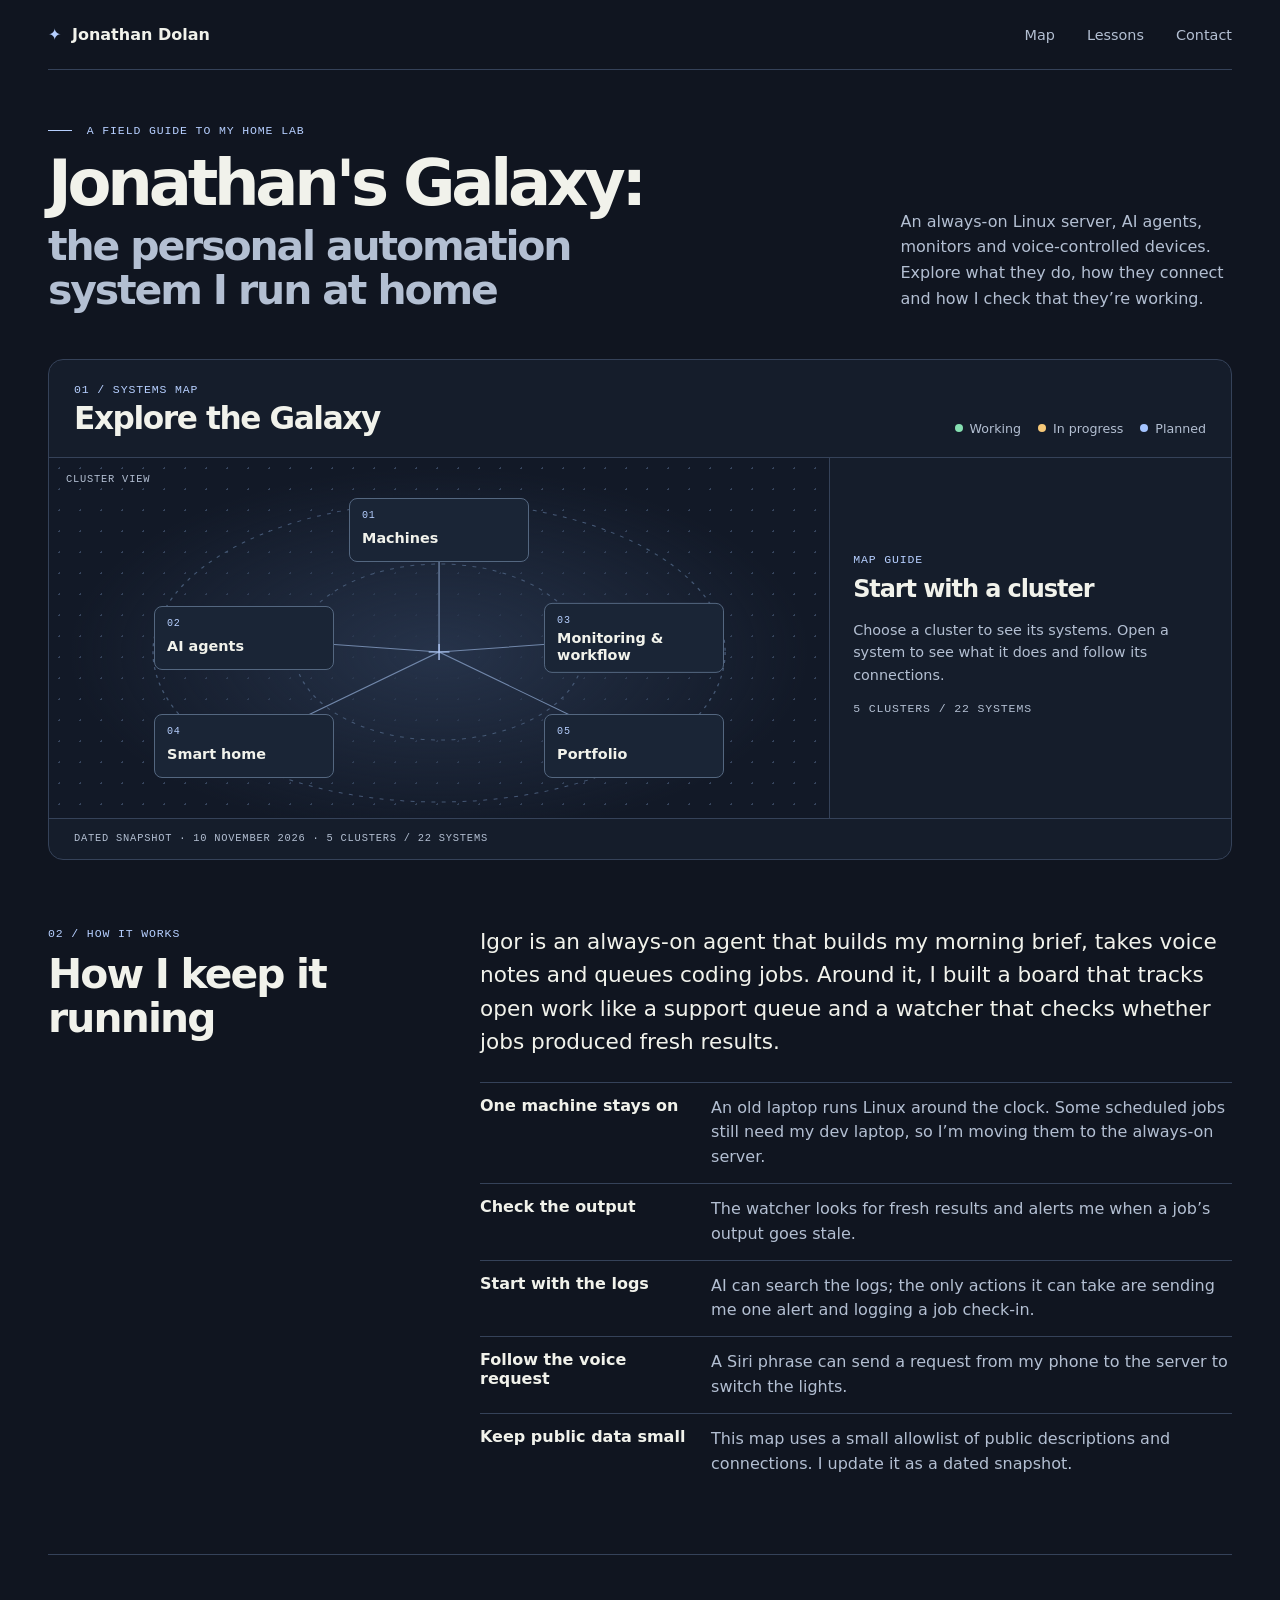
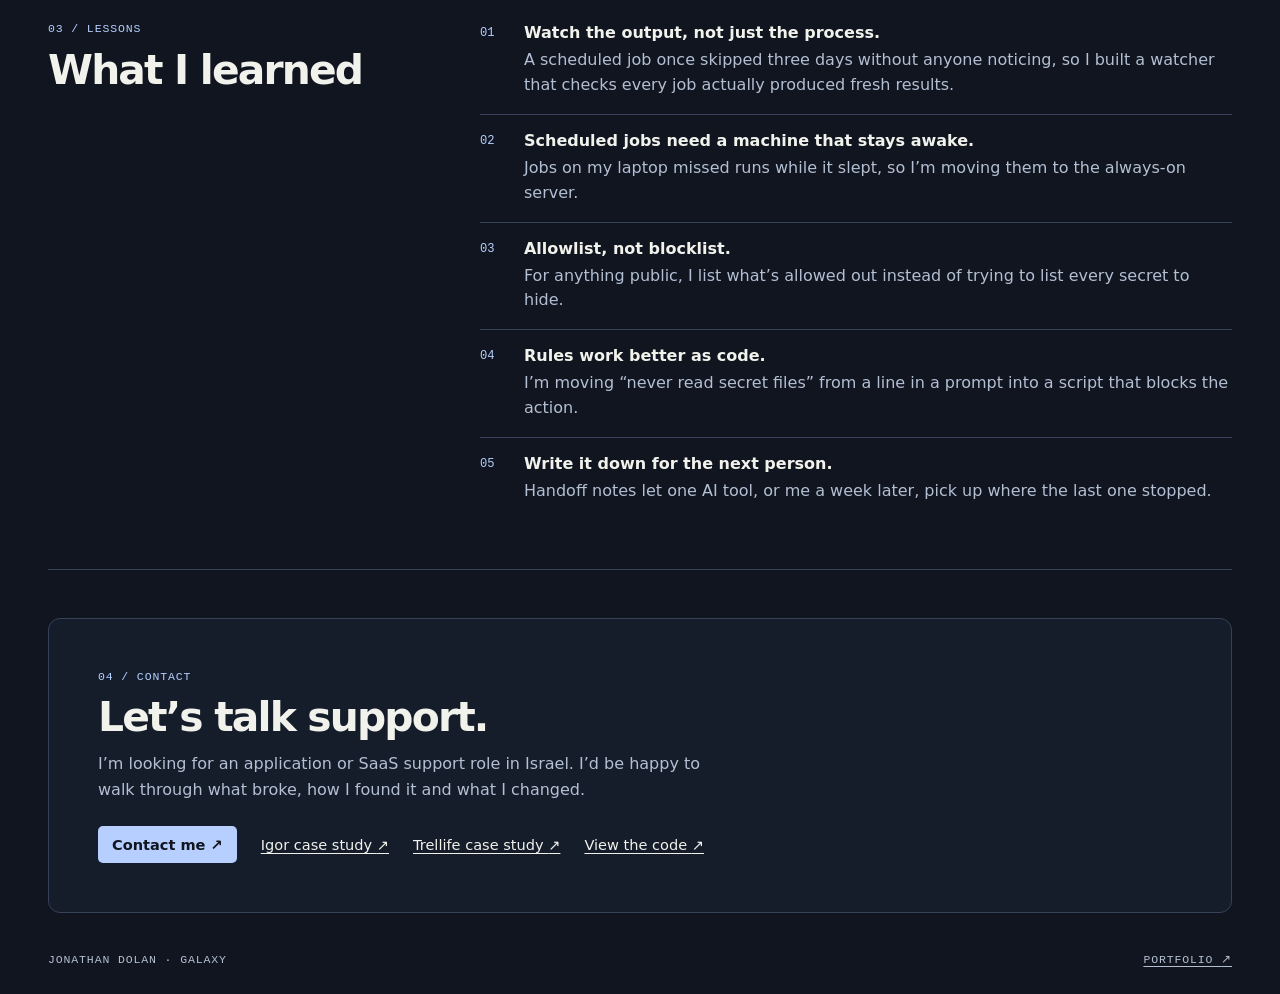
<file: index.html>
<!doctype html>
<html lang="en">
<head>
  <meta charset="utf-8">
  <meta name="viewport" content="width=device-width, initial-scale=1">
  <meta name="description" content="Explore Jonathan Dolan’s personal automation system, from the machines it runs on to the checks that keep it working.">
  <meta name="theme-color" content="#101520">
  <title>Jonathan's Galaxy: the personal automation system I run at home</title>
  <link rel="stylesheet" href="./style.css">
  <script type="application/json" id="galaxy-data">{"title":"Jonathan's Galaxy","asOf":"2026-11-10","statuses":{"live":"Working","building":"In progress","idea":"Planned"},"clusters":[{"id":"infra","name":"Machines","blurb":"The server, laptop, phone and cloud sessions that the system runs on."},{"id":"agents","name":"AI agents","blurb":"Assistants that plan work, capture ideas and consult other models."},{"id":"ops","name":"Monitoring & workflow","blurb":"The board, monitors and shared notes that help me keep work on track."},{"id":"home","name":"Smart home","blurb":"Lights by voice, plus AC and plant watering projects in progress."},{"id":"showcase","name":"Portfolio","blurb":"This map, my portfolio and a team project I run my own copy of."}],"systems":[{"id":"server","name":"Always-on server","cluster":"infra","status":"live","blurb":"An old laptop running Linux around the clock. It hosts agents and home relays, and has a nightly backup.","links":["igor","reels-bot","bot-logs","lights","failure-watcher","usage-tracker","laptop","phone","watering","ac-voice"]},{"id":"laptop","name":"Dev laptop","cluster":"infra","status":"live","blurb":"My daily machine, where I build with Claude Code and Codex and run helper agents.","links":["server","helper-agents","second-opinions","shared-context","guardrails","usage-tracker"]},{"id":"phone","name":"Phone + Siri","cluster":"infra","status":"live","blurb":"Siri Shortcuts on my phone send simple web requests to the server so I can switch lights or start a task.","links":["server","lights","reels-bot","igor"]},{"id":"ai-cloud","name":"AI in the cloud","cluster":"infra","status":"live","blurb":"Claude and Codex sessions run scheduled jobs. AI can search the logs; the only actions it can take are sending me one alert and logging a job check-in.","links":["bot-logs","task-board","daily-triage","health-check","shared-context"]},{"id":"igor","name":"Igor (orchestrator agent)","cluster":"agents","status":"live","blurb":"Igor is an always-on agent that builds my morning brief, takes voice notes and queues coding jobs. I use it through Telegram.","links":["server","phone","reels-bot","task-board","failure-watcher","health-check","bot-logs"]},{"id":"reels-bot","name":"Link-to-idea bot","cluster":"agents","status":"live","blurb":"Share a short video from my phone and get back a transcript and an idea note matched to my projects.","links":["igor","phone","server"]},{"id":"helper-agents","name":"Helper agents","cluster":"agents","status":"live","blurb":"Four smaller AI helpers cover research, verification, code and handoff notes.","links":["laptop","second-opinions","usage-tracker"]},{"id":"second-opinions","name":"Second opinions","cluster":"agents","status":"live","blurb":"I use a step that asks other AI models for a second opinion before big changes.","links":["laptop","helper-agents"]},{"id":"bot-logs","name":"Bot logs connector","cluster":"agents","status":"live","blurb":"AI can search the logs; the only actions it can take are sending me one alert and logging a job check-in.","links":["server","ai-cloud","igor","task-board"]},{"id":"task-board","name":"Open Threads board","cluster":"ops","status":"live","blurb":"One board for open tasks, like a support queue. Each item has a status, a priority and a next step.","links":["daily-triage","igor","bot-logs","galaxy-map","ai-cloud"]},{"id":"daily-triage","name":"Morning sweep + nightly plan","cluster":"ops","status":"live","blurb":"Scheduled runs collect loose ends each morning and plan the night’s unattended work each evening.","links":["task-board","ai-cloud"]},{"id":"failure-watcher","name":"Failure watcher","cluster":"ops","status":"live","blurb":"A small script checks that jobs produce fresh results and alerts me when an output goes stale.","links":["server","igor","usage-tracker"]},{"id":"health-check","name":"Monthly health check","cluster":"ops","status":"live","blurb":"A scheduled monthly run finds stale or broken parts, fixes what is safe to fix and lists the rest for me to decide.","links":["ai-cloud","igor"]},{"id":"usage-tracker","name":"Usage tracker","cluster":"ops","status":"live","blurb":"Collects how much AI capacity each tool uses so I can plan work around the limits.","links":["laptop","server","helper-agents","failure-watcher"]},{"id":"shared-context","name":"Shared context","cluster":"ops","status":"live","blurb":"A shared set of rules and handoff notes so Claude and Codex can pick up each other’s work.","links":["laptop","ai-cloud","guardrails"]},{"id":"guardrails","name":"Guardrail hooks","cluster":"ops","status":"building","blurb":"I’m moving rules such as “never read secret files” out of prompts and into scripts that block the action.","links":["laptop","shared-context"]},{"id":"lights","name":"Lights by voice","cluster":"home","status":"live","blurb":"I say a phrase to Siri and the server switches bulbs and lamps through a small relay service.","links":["phone","server","ac-voice"]},{"id":"watering","name":"Plant watering","cluster":"home","status":"building","blurb":"Wireless soil sensors report moisture to the server; pumps and automatic watering to follow.","links":["server"]},{"id":"ac-voice","name":"AC by voice","cluster":"home","status":"building","blurb":"I’ve tested the manual shortcut that sends a command through an infrared blaster. The spoken Siri path still needs verification.","links":["lights","server"]},{"id":"galaxy-map","name":"This map","cluster":"showcase","status":"live","blurb":"An interactive map built from a small public data file. It shows a dated snapshot of the system.","links":["task-board","portfolio-site"]},{"id":"portfolio-site","name":"Portfolio site","cluster":"showcase","status":"live","blurb":"My portfolio, with case studies of Igor and a team web app.","links":["galaxy-map","trellife"]},{"id":"trellife","name":"Trellife (team project)","cluster":"showcase","status":"live","blurb":"A Trello-style full-stack app built by a three-person bootcamp team. I deployed and run my own copy.","links":["portfolio-site"]}]}</script>
  <script defer src="./map.js"></script>
</head>
<body>
  <a class="skip" href="#main">Skip to content</a>
  <header class="site-bar frame">
    <a class="wordmark" href="#main"><span aria-hidden="true">✦</span> Jonathan Dolan</a>
    <nav aria-label="Page">
      <a href="#map">Map</a>
      <a href="#lessons">Lessons</a>
      <a href="#contact">Contact</a>
    </nav>
  </header>
  <main class="frame" id="main">
    <header class="hero">
      <div>
        <p class="kicker"><span class="rule"></span> A field guide to my home lab</p>
        <h1>Jonathan's Galaxy:<br><span>the personal automation system I run at home</span></h1>
      </div>
      <p class="intro">An always-on Linux server, AI agents, monitors and voice-controlled devices. Explore what they do, how they connect and how I check that they’re working.</p>
    </header>

    <section class="map-section" id="map" aria-labelledby="map-heading">
      <div class="map-toolbar">
        <div>
          <p class="kicker">01 / Systems map</p>
          <h2 id="map-heading">Explore the Galaxy</h2>
        </div>
        <ul class="legend" aria-label="System statuses"><li><span class="status live"><span class="dot" aria-hidden="true"></span>Working</span></li><li><span class="status building"><span class="dot" aria-hidden="true"></span>In progress</span></li><li><span class="status idea"><span class="dot" aria-hidden="true"></span>Planned</span></li></ul>
      </div>
      <div class="map-layout" id="interactive-map" hidden>
        <div class="stage" id="stage" role="group" aria-label="Choose one of the five system clusters">
          <span class="stage-label">Cluster view</span>
          <svg class="orbit" viewBox="0 0 600 360" preserveAspectRatio="none" aria-hidden="true">
            <ellipse cx="300" cy="194" rx="111" ry="88"/>
            <ellipse cx="300" cy="194" rx="220" ry="150"/>
            <path class="routes" d="M300 194V72 M300 194L150 180 M300 194L450 180 M300 194L150 288 M300 194L450 288"/>
            <path class="cross" d="M300 186v16 M292 194h16"/>
          </svg>
        </div>
        <div class="inspector" id="inspector" aria-label="Map details"></div>
      </div>
      <div class="static-map" id="static-map">
        <p class="muted">System directory</p>
        <details><summary>Machines</summary><ul><li><strong>Always-on server</strong> · <span class="status live"><span class="dot" aria-hidden="true"></span>Working</span><p>An old laptop running Linux around the clock. It hosts agents and home relays, and has a nightly backup.</p></li><li><strong>Dev laptop</strong> · <span class="status live"><span class="dot" aria-hidden="true"></span>Working</span><p>My daily machine, where I build with Claude Code and Codex and run helper agents.</p></li><li><strong>Phone + Siri</strong> · <span class="status live"><span class="dot" aria-hidden="true"></span>Working</span><p>Siri Shortcuts on my phone send simple web requests to the server so I can switch lights or start a task.</p></li><li><strong>AI in the cloud</strong> · <span class="status live"><span class="dot" aria-hidden="true"></span>Working</span><p>Claude and Codex sessions run scheduled jobs. AI can search the logs; the only actions it can take are sending me one alert and logging a job check-in.</p></li></ul></details>
<details><summary>AI agents</summary><ul><li><strong>Igor (orchestrator agent)</strong> · <span class="status live"><span class="dot" aria-hidden="true"></span>Working</span><p>Igor is an always-on agent that builds my morning brief, takes voice notes and queues coding jobs. I use it through Telegram.</p></li><li><strong>Link-to-idea bot</strong> · <span class="status live"><span class="dot" aria-hidden="true"></span>Working</span><p>Share a short video from my phone and get back a transcript and an idea note matched to my projects.</p></li><li><strong>Helper agents</strong> · <span class="status live"><span class="dot" aria-hidden="true"></span>Working</span><p>Four smaller AI helpers cover research, verification, code and handoff notes.</p></li><li><strong>Second opinions</strong> · <span class="status live"><span class="dot" aria-hidden="true"></span>Working</span><p>I use a step that asks other AI models for a second opinion before big changes.</p></li><li><strong>Bot logs connector</strong> · <span class="status live"><span class="dot" aria-hidden="true"></span>Working</span><p>AI can search the logs; the only actions it can take are sending me one alert and logging a job check-in.</p></li></ul></details>
<details><summary>Monitoring &amp; workflow</summary><ul><li><strong>Open Threads board</strong> · <span class="status live"><span class="dot" aria-hidden="true"></span>Working</span><p>One board for open tasks, like a support queue. Each item has a status, a priority and a next step.</p></li><li><strong>Morning sweep + nightly plan</strong> · <span class="status live"><span class="dot" aria-hidden="true"></span>Working</span><p>Scheduled runs collect loose ends each morning and plan the night’s unattended work each evening.</p></li><li><strong>Failure watcher</strong> · <span class="status live"><span class="dot" aria-hidden="true"></span>Working</span><p>A small script checks that jobs produce fresh results and alerts me when an output goes stale.</p></li><li><strong>Monthly health check</strong> · <span class="status live"><span class="dot" aria-hidden="true"></span>Working</span><p>A scheduled monthly run finds stale or broken parts, fixes what is safe to fix and lists the rest for me to decide.</p></li><li><strong>Usage tracker</strong> · <span class="status live"><span class="dot" aria-hidden="true"></span>Working</span><p>Collects how much AI capacity each tool uses so I can plan work around the limits.</p></li><li><strong>Shared context</strong> · <span class="status live"><span class="dot" aria-hidden="true"></span>Working</span><p>A shared set of rules and handoff notes so Claude and Codex can pick up each other’s work.</p></li><li><strong>Guardrail hooks</strong> · <span class="status building"><span class="dot" aria-hidden="true"></span>In progress</span><p>I’m moving rules such as “never read secret files” out of prompts and into scripts that block the action.</p></li></ul></details>
<details><summary>Smart home</summary><ul><li><strong>Lights by voice</strong> · <span class="status live"><span class="dot" aria-hidden="true"></span>Working</span><p>I say a phrase to Siri and the server switches bulbs and lamps through a small relay service.</p></li><li><strong>Plant watering</strong> · <span class="status building"><span class="dot" aria-hidden="true"></span>In progress</span><p>Wireless soil sensors report moisture to the server; pumps and automatic watering to follow.</p></li><li><strong>AC by voice</strong> · <span class="status building"><span class="dot" aria-hidden="true"></span>In progress</span><p>I’ve tested the manual shortcut that sends a command through an infrared blaster. The spoken Siri path still needs verification.</p></li></ul></details>
<details><summary>Portfolio</summary><ul><li><strong>This map</strong> · <span class="status live"><span class="dot" aria-hidden="true"></span>Working</span><p>An interactive map built from a small public data file. It shows a dated snapshot of the system.</p></li><li><strong>Portfolio site</strong> · <span class="status live"><span class="dot" aria-hidden="true"></span>Working</span><p>My portfolio, with case studies of Igor and a team web app.</p></li><li><strong>Trellife (team project)</strong> · <span class="status live"><span class="dot" aria-hidden="true"></span>Working</span><p>A Trello-style full-stack app built by a three-person bootcamp team. I deployed and run my own copy.</p></li></ul></details>
      </div>
      <p class="snapshot-note">Dated snapshot · <time datetime="2026-11-10">10 November 2026</time> · 5 clusters / 22 systems</p>
    </section>

    <section class="story editorial" aria-labelledby="story-heading">
      <div>
        <p class="kicker">02 / How it works</p>
        <h2 id="story-heading">How I keep it running</h2>
      </div>
      <div>
        <p class="story-lead">Igor is an always-on agent that builds my morning brief, takes voice notes and queues coding jobs. Around it, I built a board that tracks open work like a support queue and a watcher that checks whether jobs produced fresh results.</p>
        <dl class="mechanics">
          <div><dt>One machine stays on</dt><dd>An old laptop runs Linux around the clock. Some scheduled jobs still need my dev laptop, so I’m moving them to the always-on server.</dd></div>
          <div><dt>Check the output</dt><dd>The watcher looks for fresh results and alerts me when a job’s output goes stale.</dd></div>
          <div><dt>Start with the logs</dt><dd>AI can search the logs; the only actions it can take are sending me one alert and logging a job check-in.</dd></div>
          <div><dt>Follow the voice request</dt><dd>A Siri phrase can send a request from my phone to the server to switch the lights.</dd></div>
          <div><dt>Keep public data small</dt><dd>This map uses a small allowlist of public descriptions and connections. I update it as a dated snapshot.</dd></div>
        </dl>
      </div>
    </section>

    <section class="lessons editorial" id="lessons" aria-labelledby="lessons-heading">
      <div>
        <p class="kicker">03 / Lessons</p>
        <h2 id="lessons-heading">What I learned</h2>
      </div>
      <ol class="lesson-list">
        <li><div><h3>Watch the output, not just the process.</h3><p>A scheduled job once skipped three days without anyone noticing, so I built a watcher that checks every job actually produced fresh results.</p></div></li>
        <li><div><h3>Scheduled jobs need a machine that stays awake.</h3><p>Jobs on my laptop missed runs while it slept, so I’m moving them to the always-on server.</p></div></li>
        <li><div><h3>Allowlist, not blocklist.</h3><p>For anything public, I list what’s allowed out instead of trying to list every secret to hide.</p></div></li>
        <li><div><h3>Rules work better as code.</h3><p>I’m moving “never read secret files” from a line in a prompt into a script that blocks the action.</p></div></li>
        <li><div><h3>Write it down for the next person.</h3><p>Handoff notes let one AI tool, or me a week later, pick up where the last one stopped.</p></div></li>
      </ol>
    </section>

    <section class="contact" id="contact" aria-labelledby="contact-heading">
      <p class="kicker">04 / Contact</p>
      <h2 id="contact-heading">Let’s talk support.</h2>
      <p>I’m looking for an application or SaaS support role in Israel. I’d be happy to walk through what broke, how I found it and what I changed.</p>
      <div class="contact-links">
        <a class="primary" href="https://jonathan-dolan.vercel.app/#contact">Contact me <span aria-hidden="true">↗</span></a>
        <a href="https://jonathan-dolan.vercel.app/projects/igor">Igor case study <span aria-hidden="true">↗</span></a>
        <a href="https://jonathan-dolan.vercel.app/projects/trellife">Trellife case study <span aria-hidden="true">↗</span></a>
        <a href="https://github.com/JonathanDolan1/galaxy-showcase">View the code <span aria-hidden="true">↗</span></a>
      </div>
    </section>
  </main>
  <footer class="frame site-footer">
    <span>Jonathan Dolan · Galaxy</span>
    <a href="https://jonathan-dolan.vercel.app/">Portfolio <span aria-hidden="true">↗</span></a>
  </footer>
</body>
</html>
</file>
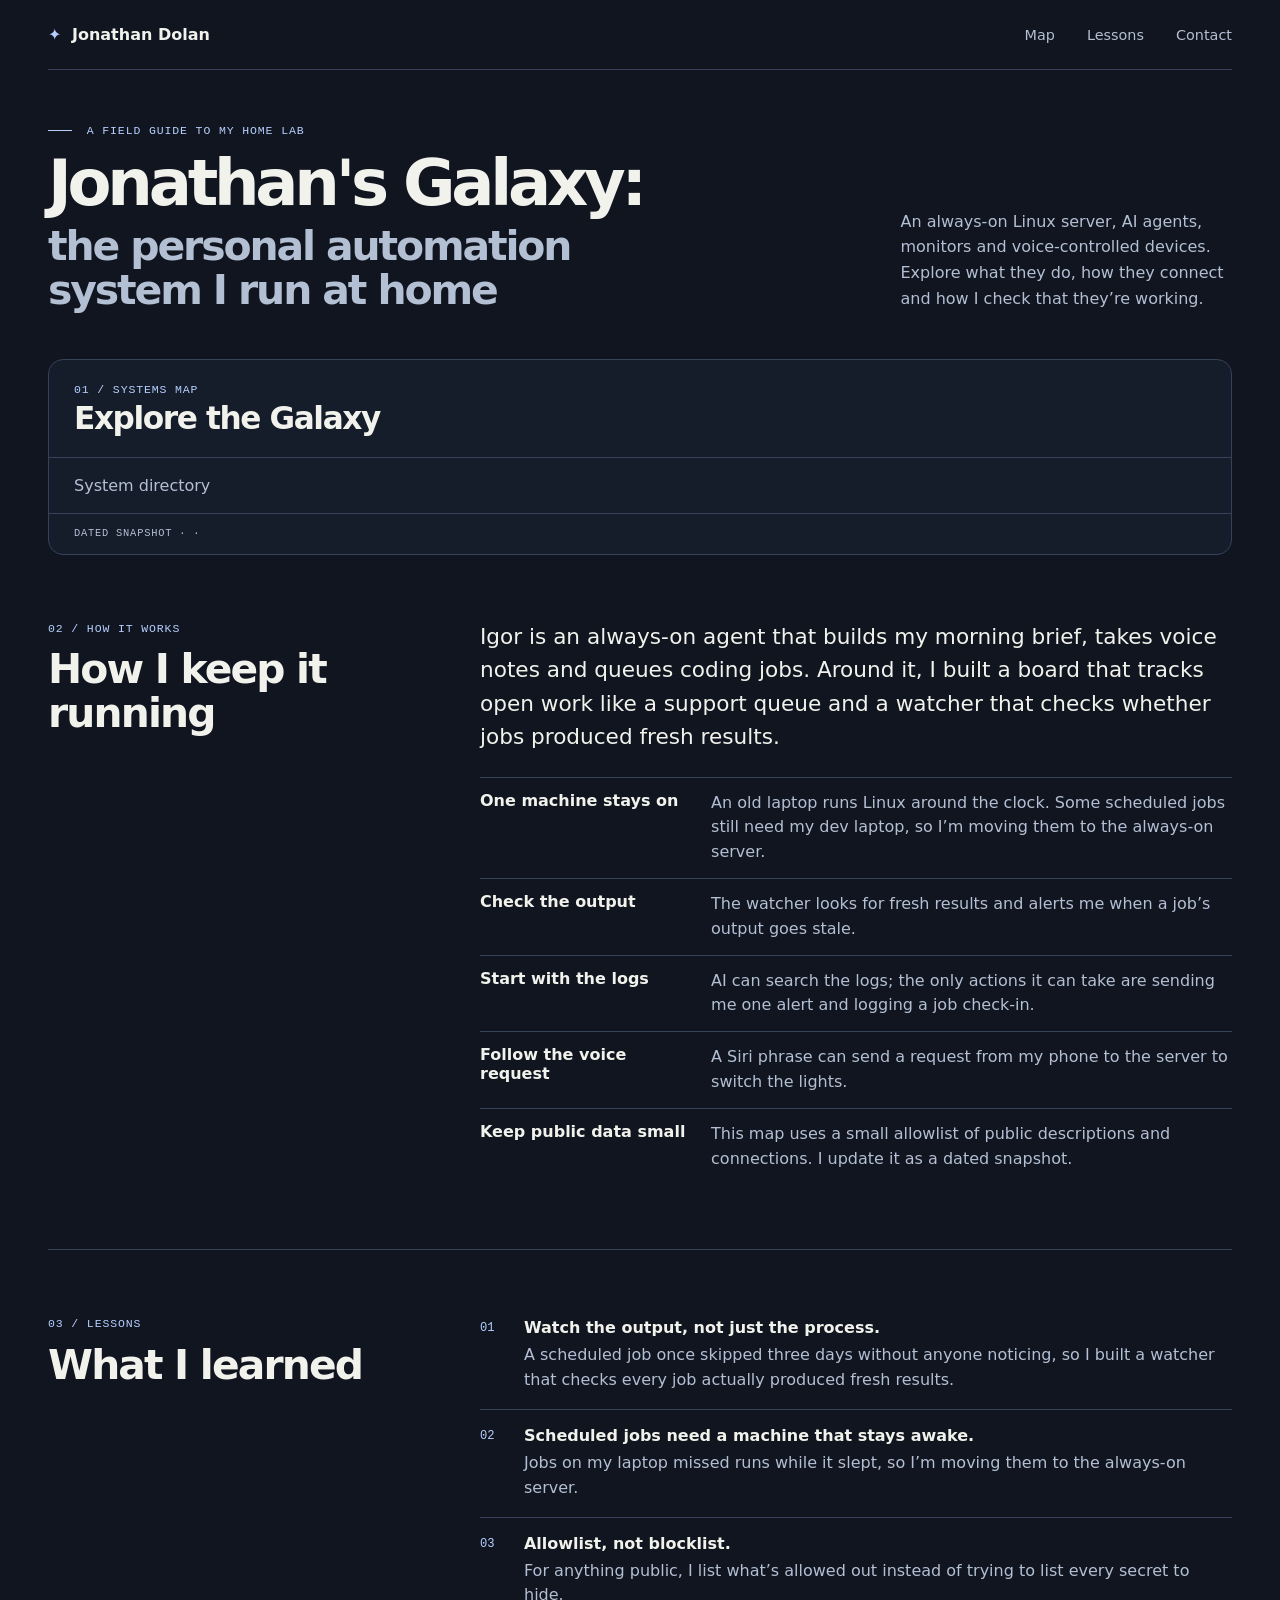
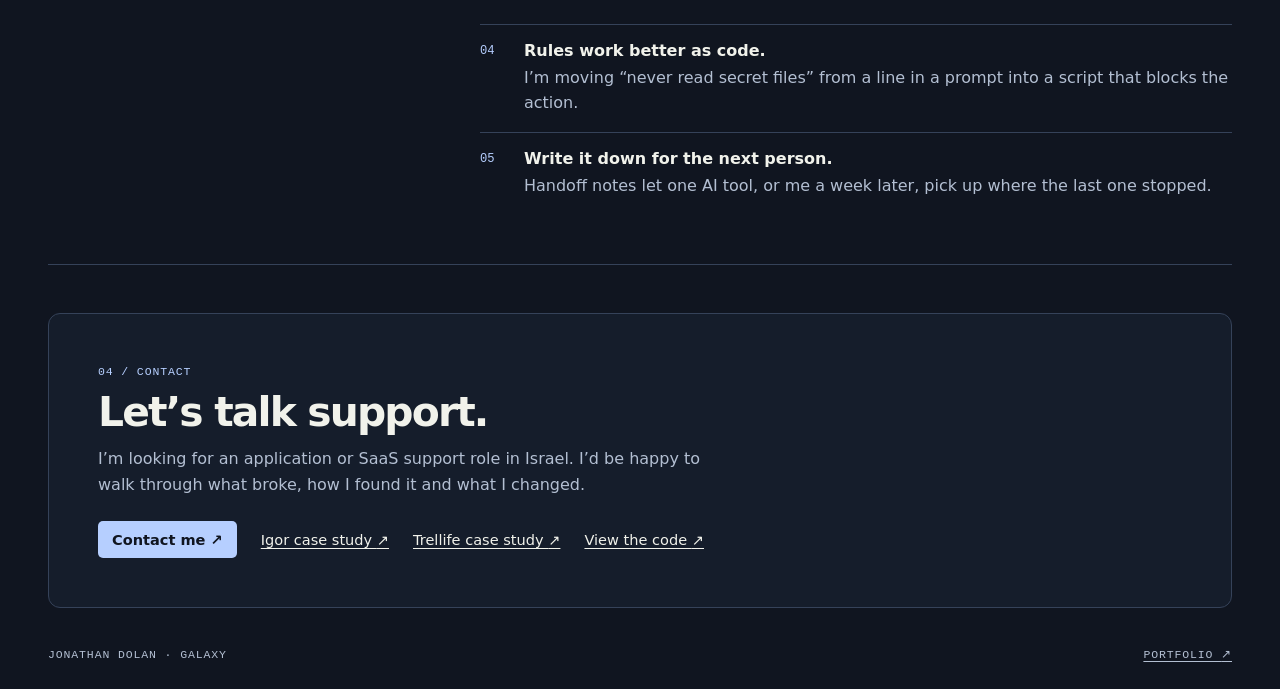
<file: src/index.html>
<!doctype html>
<html lang="en">
<head>
  <meta charset="utf-8">
  <meta name="viewport" content="width=device-width, initial-scale=1">
  <meta name="description" content="Explore Jonathan Dolan’s personal automation system, from the machines it runs on to the checks that keep it working.">
  <meta name="theme-color" content="#101520">
  <title>Jonathan's Galaxy: the personal automation system I run at home</title>
  <link rel="stylesheet" href="./style.css">
  <script type="application/json" id="galaxy-data"><!-- snapshot --></script>
  <script defer src="./map.js"></script>
</head>
<body>
  <a class="skip" href="#main">Skip to content</a>
  <header class="site-bar frame">
    <a class="wordmark" href="#main"><span aria-hidden="true">✦</span> Jonathan Dolan</a>
    <nav aria-label="Page">
      <a href="#map">Map</a>
      <a href="#lessons">Lessons</a>
      <a href="#contact">Contact</a>
    </nav>
  </header>
  <main class="frame" id="main">
    <header class="hero">
      <div>
        <p class="kicker"><span class="rule"></span> A field guide to my home lab</p>
        <h1>Jonathan's Galaxy:<br><span>the personal automation system I run at home</span></h1>
      </div>
      <p class="intro">An always-on Linux server, AI agents, monitors and voice-controlled devices. Explore what they do, how they connect and how I check that they’re working.</p>
    </header>

    <section class="map-section" id="map" aria-labelledby="map-heading">
      <div class="map-toolbar">
        <div>
          <p class="kicker">01 / Systems map</p>
          <h2 id="map-heading">Explore the Galaxy</h2>
        </div>
        <ul class="legend" aria-label="System statuses"><!-- legend --></ul>
      </div>
      <div class="map-layout" id="interactive-map" hidden>
        <div class="stage" id="stage" role="group" aria-label="Choose one of the five system clusters">
          <span class="stage-label">Cluster view</span>
          <svg class="orbit" viewBox="0 0 600 360" preserveAspectRatio="none" aria-hidden="true">
            <ellipse cx="300" cy="194" rx="111" ry="88"/>
            <ellipse cx="300" cy="194" rx="220" ry="150"/>
            <path class="routes" d="M300 194V72 M300 194L150 180 M300 194L450 180 M300 194L150 288 M300 194L450 288"/>
            <path class="cross" d="M300 186v16 M292 194h16"/>
          </svg>
        </div>
        <div class="inspector" id="inspector" aria-label="Map details"></div>
      </div>
      <div class="static-map" id="static-map">
        <p class="muted">System directory</p>
        <!-- directory -->
      </div>
      <p class="snapshot-note">Dated snapshot · <time datetime="<!-- snapshot date -->"><!-- snapshot label --></time> · <!-- snapshot count --></p>
    </section>

    <section class="story editorial" aria-labelledby="story-heading">
      <div>
        <p class="kicker">02 / How it works</p>
        <h2 id="story-heading">How I keep it running</h2>
      </div>
      <div>
        <p class="story-lead">Igor is an always-on agent that builds my morning brief, takes voice notes and queues coding jobs. Around it, I built a board that tracks open work like a support queue and a watcher that checks whether jobs produced fresh results.</p>
        <dl class="mechanics">
          <div><dt>One machine stays on</dt><dd>An old laptop runs Linux around the clock. Some scheduled jobs still need my dev laptop, so I’m moving them to the always-on server.</dd></div>
          <div><dt>Check the output</dt><dd>The watcher looks for fresh results and alerts me when a job’s output goes stale.</dd></div>
          <div><dt>Start with the logs</dt><dd>AI can search the logs; the only actions it can take are sending me one alert and logging a job check-in.</dd></div>
          <div><dt>Follow the voice request</dt><dd>A Siri phrase can send a request from my phone to the server to switch the lights.</dd></div>
          <div><dt>Keep public data small</dt><dd>This map uses a small allowlist of public descriptions and connections. I update it as a dated snapshot.</dd></div>
        </dl>
      </div>
    </section>

    <section class="lessons editorial" id="lessons" aria-labelledby="lessons-heading">
      <div>
        <p class="kicker">03 / Lessons</p>
        <h2 id="lessons-heading">What I learned</h2>
      </div>
      <ol class="lesson-list">
        <li><div><h3>Watch the output, not just the process.</h3><p>A scheduled job once skipped three days without anyone noticing, so I built a watcher that checks every job actually produced fresh results.</p></div></li>
        <li><div><h3>Scheduled jobs need a machine that stays awake.</h3><p>Jobs on my laptop missed runs while it slept, so I’m moving them to the always-on server.</p></div></li>
        <li><div><h3>Allowlist, not blocklist.</h3><p>For anything public, I list what’s allowed out instead of trying to list every secret to hide.</p></div></li>
        <li><div><h3>Rules work better as code.</h3><p>I’m moving “never read secret files” from a line in a prompt into a script that blocks the action.</p></div></li>
        <li><div><h3>Write it down for the next person.</h3><p>Handoff notes let one AI tool, or me a week later, pick up where the last one stopped.</p></div></li>
      </ol>
    </section>

    <section class="contact" id="contact" aria-labelledby="contact-heading">
      <p class="kicker">04 / Contact</p>
      <h2 id="contact-heading">Let’s talk support.</h2>
      <p>I’m looking for an application or SaaS support role in Israel. I’d be happy to walk through what broke, how I found it and what I changed.</p>
      <div class="contact-links">
        <a class="primary" href="https://jonathan-dolan.vercel.app/#contact">Contact me <span aria-hidden="true">↗</span></a>
        <a href="https://jonathan-dolan.vercel.app/projects/igor">Igor case study <span aria-hidden="true">↗</span></a>
        <a href="https://jonathan-dolan.vercel.app/projects/trellife">Trellife case study <span aria-hidden="true">↗</span></a>
        <a href="https://github.com/JonathanDolan1/galaxy-showcase">View the code <span aria-hidden="true">↗</span></a>
      </div>
    </section>
  </main>
  <footer class="frame site-footer">
    <span>Jonathan Dolan · Galaxy</span>
    <a href="https://jonathan-dolan.vercel.app/">Portfolio <span aria-hidden="true">↗</span></a>
  </footer>
</body>
</html>
</file>
<file: style.css>
:root {
  color-scheme: dark;
  --page: #101520;
  --panel: #151d2b;
  --card: #1d283a;
  --line: #354259;
  --text: #f1f2eb;
  --muted: #b3bfd2;
  --accent: #b6cfff;
  --live: #85dfb1;
  --building: #f6c878;
  --idea: #a4c4ff;
  --mono: ui-monospace, "SF Mono", Consolas, monospace;
  font-family: system-ui, -apple-system, sans-serif;
  background: var(--page);
  color: var(--text);
}
* { box-sizing: border-box; }
[hidden] { display: none !important; }
body { margin: 0; }
a { color: inherit; text-underline-offset: .24em; }
button { font: inherit; color: inherit; cursor: pointer; }
:focus-visible { outline: 2px solid var(--accent); outline-offset: 4px; }
h1, h2, h3, p { margin: 0; }
h2 { font-size: clamp(1.7rem, 4vw, 2.55rem); line-height: 1.08; letter-spacing: -.045em; }
.frame { width: min(100% - 96px, 1200px); margin-inline: auto; }
.skip { position: fixed; left: 1rem; top: 1rem; z-index: 5; padding: 12px; background: var(--card); transform: translateY(-200%); }
.skip:focus { transform: none; }
.site-bar { display: flex; align-items: center; justify-content: space-between; min-height: 70px; gap: 16px; border-bottom: 1px solid var(--line); }
.site-bar a { text-decoration: none; }
.site-bar a:hover { text-decoration: underline; }
.site-bar nav { display: flex; gap: clamp(12px, 3vw, 32px); color: var(--muted); font-size: .9rem; }
.wordmark { font-weight: 650; white-space: nowrap; }
.wordmark span { color: var(--accent); margin-right: 5px; }
.hero { display: grid; grid-template-columns: 1fr minmax(240px, 28%); align-items: end; gap: 36px; padding-block: 52px 45px; }
.kicker, .stage-label, .snapshot-note, .cluster-index, .map-count, .site-footer {
  font: 500 .72rem/1.5 var(--mono);
  letter-spacing: .075em;
  text-transform: uppercase;
  color: var(--accent);
}
.rule { display: inline-block; width: 24px; height: 1px; vertical-align: middle; margin-right: 7px; background: var(--accent); }
.hero h1 { font-size: clamp(2.3rem, 5vw, 4.5rem); letter-spacing: -.066em; line-height: .99; margin-top: 13px; max-width: 17ch; }
.hero h1 span { display: inline-block; font-size: .64em; line-height: 1.08; letter-spacing: -.052em; text-wrap: balance; color: var(--muted); margin-top: 8px; }
.intro, .muted { color: var(--muted); }
.intro { line-height: 1.6; padding-bottom: 3px; max-width: 38ch; }
.map-section { border: 1px solid var(--line); background: var(--panel); border-radius: 15px; overflow: hidden; }
.map-toolbar { display: flex; align-items: end; justify-content: space-between; gap: 18px; padding: 21px 25px; border-bottom: 1px solid var(--line); }
.map-toolbar h2 { font-size: clamp(1.4rem, 3vw, 1.95rem); margin-top: 4px; }
.legend { display: flex; align-items: center; flex-wrap: wrap; gap: 8px 17px; margin: 0; padding: 0; list-style: none; }
.status { display: inline-flex; align-items: center; gap: 7px; font-size: .79rem; color: var(--muted); white-space: nowrap; }
.dot { display: inline-block; flex: 0 0 8px; width: 8px; height: 8px; border-radius: 50%; background: var(--status); }
.live { --status: var(--live); }
.building { --status: var(--building); }
.idea { --status: var(--idea); }
.map-layout { display: grid; grid-template-columns: minmax(0, 1fr) minmax(315px, 34%); }
.stage {
  position: relative; min-height: 360px; align-self: start;
  background: radial-gradient(ellipse at 50% 54%, #26334a 0, transparent 67%), radial-gradient(circle, #36445c 1px, transparent 1px) 0 0 / 21px 21px, #121927;
}
.stage-label { position: absolute; top: 14px; left: 17px; color: var(--muted); font-size: .65rem; }
.orbit { position: absolute; inset: 0; width: 100%; height: 100%; pointer-events: none; fill: none; stroke: #455875; stroke-width: 1; }
.orbit ellipse { stroke-dasharray: 3 5; }
.orbit .routes { stroke: #7187aa; }
.orbit .cross { stroke: var(--accent); }
.cluster-button {
  position: absolute; transform: translate(-50%, -50%); width: min(37%, 180px); min-height: 64px;
  text-align: left; display: grid; gap: 2px; padding: 9px 12px; border-radius: 8px;
  border: 1px solid #546780; background: #1a2536;
}
.cluster-button:hover, .cluster-button[aria-pressed="true"] { border-color: var(--accent); background: #293c59; }
.cluster-button:nth-of-type(1) { top: 20%; left: 50%; }
.cluster-button:nth-of-type(2) { top: 50%; left: 25%; }
.cluster-button:nth-of-type(3) { top: 50%; left: 75%; }
.cluster-button:nth-of-type(4) { top: 80%; left: 25%; }
.cluster-button:nth-of-type(5) { top: 80%; left: 75%; }
.cluster-index { font-size: .63rem; }
.cluster-name { font-weight: 650; font-size: .9rem; line-height: 1.15; }
.inspector { min-width: 0; min-height: 360px; border-left: 1px solid var(--line); padding: 21px 23px; }
.inspector h3 { font-size: 1.5rem; letter-spacing: -.045em; line-height: 1.12; margin-block: 8px; }
.inspector p:not(.kicker) { color: var(--muted); font-size: .9rem; line-height: 1.55; margin-block: 8px 14px; }
.inspector .overview { display: grid; min-height: 310px; align-content: center; }
.overview .map-count { color: var(--muted); }
.item-list { list-style: none; margin: 13px 0 0; padding: 0; display: grid; gap: 4px; }
.system-button {
  width: 100%; text-align: left; display: flex; align-items: center; gap: 9px; min-height: 38px;
  padding: 7px 9px; border: 1px solid var(--line); background: var(--card); border-radius: 5px; font-size: .84rem; line-height: 1.25;
}
.system-button:hover { border-color: var(--accent); }
.system-button .label { flex: 1; }
.system-button .status { font-size: .69rem; }
.arrow { color: var(--accent); }
.back { padding: 0; background: none; border: 0; color: var(--accent); font-size: .82rem; min-height: 28px; text-align: left; }
.back:hover { text-decoration: underline; }
.connections-label { margin-top: 16px; }
.snapshot-note { padding: 12px 25px; border-top: 1px solid var(--line); color: var(--muted); font-size: .65rem; }
.static-map { padding: 18px 25px; }
.static-map details { margin-top: 11px; padding: 10px; border: 1px solid var(--line); border-radius: 5px; }
.static-map summary { cursor: pointer; }
.static-map li { margin-block: 8px; }
.static-map p { color: var(--muted); }
.editorial { display: grid; grid-template-columns: minmax(180px, 30%) 1fr; gap: clamp(26px, 6vw, 80px); padding-block: 65px; border-bottom: 1px solid var(--line); }
.editorial h2, .contact h2 { margin-top: 10px; }
.story-lead { font-size: clamp(1.06rem, 2.2vw, 1.35rem); line-height: 1.55; max-width: 59ch; }
.mechanics { margin: 23px 0 0; }
.mechanics div { display: grid; grid-template-columns: minmax(130px, 29%) 1fr; gap: 13px; border-top: 1px solid var(--line); padding-block: 13px; }
.mechanics dt { font-weight: 630; }
.mechanics dd { margin: 0; color: var(--muted); line-height: 1.55; }
.lesson-list { list-style: none; counter-reset: lesson; margin: 0; padding: 0; }
.lesson-list li { counter-increment: lesson; display: grid; grid-template-columns: 2rem 1fr; gap: 12px; padding-block: 16px; border-bottom: 1px solid var(--line); }
.lesson-list li:first-child { padding-top: 3px; }
.lesson-list li:last-child { border: 0; padding-bottom: 0; }
.lesson-list li::before { content: "0" counter(lesson); color: var(--accent); font: .76rem/1.8 var(--mono); }
.lesson-list h3 { font-size: 1rem; }
.lesson-list p { color: var(--muted); margin-top: 6px; line-height: 1.55; }
.contact { padding: clamp(22px, 5vw, 49px); margin-block: 48px 38px; border: 1px solid var(--line); border-radius: 12px; background: var(--panel); }
.contact p:not(.kicker) { color: var(--muted); line-height: 1.65; margin-block: 12px 22px; max-width: 60ch; }
.contact-links { display: flex; align-items: center; flex-wrap: wrap; gap: 16px 24px; font-size: .91rem; }
.contact-links .primary { color: #101520; background: var(--accent); font-weight: 680; border-radius: 5px; padding: 10px 14px; text-decoration: none; }
.contact-links .primary:hover { background: var(--text); }
.site-footer { display: flex; justify-content: space-between; gap: 12px; padding-block: 0 26px; color: var(--muted); }
@media (max-width: 850px) {
  .frame { width: min(100% - 48px, 1200px); }
  .hero { grid-template-columns: 1fr; gap: 17px; padding-block: 34px 28px; }
  .intro { max-width: 64ch; }
  .map-layout { grid-template-columns: minmax(0, 1fr) minmax(260px, 41%); }
}
@media (max-width: 630px) {
  .frame { width: calc(100% - 28px); }
  .site-bar { min-height: 56px; }
  .site-bar nav { gap: 12px; font-size: .8rem; }
  .wordmark { font-size: .88rem; }
  .hero { padding-block: 28px 22px; }
  .intro { font-size: .92rem; }
  .map-toolbar { align-items: start; flex-direction: column; gap: 8px; padding: 14px; }
  .legend { gap: 3px 12px; }
  .map-layout { grid-template-columns: minmax(0, 1fr); }
  .stage { min-height: 290px; }
  .cluster-button { min-height: 56px; width: 41%; padding-inline: 8px; }
  .cluster-name { font-size: .8rem; }
  .inspector { min-height: auto; border-left: 0; border-top: 1px solid var(--line); padding: 15px; }
  .inspector .overview { min-height: 0; }
  .snapshot-note, .static-map { padding-inline: 14px; }
  .editorial { grid-template-columns: 1fr; gap: 18px; padding-block: 34px; }
  .mechanics div { grid-template-columns: 1fr; gap: 4px; }
  .contact { margin-block: 32px 24px; }
}
</file>
<file: src/style.css>
:root {
  color-scheme: dark;
  --page: #101520;
  --panel: #151d2b;
  --card: #1d283a;
  --line: #354259;
  --text: #f1f2eb;
  --muted: #b3bfd2;
  --accent: #b6cfff;
  --live: #85dfb1;
  --building: #f6c878;
  --idea: #a4c4ff;
  --mono: ui-monospace, "SF Mono", Consolas, monospace;
  font-family: system-ui, -apple-system, sans-serif;
  background: var(--page);
  color: var(--text);
}
* { box-sizing: border-box; }
[hidden] { display: none !important; }
body { margin: 0; }
a { color: inherit; text-underline-offset: .24em; }
button { font: inherit; color: inherit; cursor: pointer; }
:focus-visible { outline: 2px solid var(--accent); outline-offset: 4px; }
h1, h2, h3, p { margin: 0; }
h2 { font-size: clamp(1.7rem, 4vw, 2.55rem); line-height: 1.08; letter-spacing: -.045em; }
.frame { width: min(100% - 96px, 1200px); margin-inline: auto; }
.skip { position: fixed; left: 1rem; top: 1rem; z-index: 5; padding: 12px; background: var(--card); transform: translateY(-200%); }
.skip:focus { transform: none; }
.site-bar { display: flex; align-items: center; justify-content: space-between; min-height: 70px; gap: 16px; border-bottom: 1px solid var(--line); }
.site-bar a { text-decoration: none; }
.site-bar a:hover { text-decoration: underline; }
.site-bar nav { display: flex; gap: clamp(12px, 3vw, 32px); color: var(--muted); font-size: .9rem; }
.wordmark { font-weight: 650; white-space: nowrap; }
.wordmark span { color: var(--accent); margin-right: 5px; }
.hero { display: grid; grid-template-columns: 1fr minmax(240px, 28%); align-items: end; gap: 36px; padding-block: 52px 45px; }
.kicker, .stage-label, .snapshot-note, .cluster-index, .map-count, .site-footer {
  font: 500 .72rem/1.5 var(--mono);
  letter-spacing: .075em;
  text-transform: uppercase;
  color: var(--accent);
}
.rule { display: inline-block; width: 24px; height: 1px; vertical-align: middle; margin-right: 7px; background: var(--accent); }
.hero h1 { font-size: clamp(2.3rem, 5vw, 4.5rem); letter-spacing: -.066em; line-height: .99; margin-top: 13px; max-width: 17ch; }
.hero h1 span { display: inline-block; font-size: .64em; line-height: 1.08; letter-spacing: -.052em; text-wrap: balance; color: var(--muted); margin-top: 8px; }
.intro, .muted { color: var(--muted); }
.intro { line-height: 1.6; padding-bottom: 3px; max-width: 38ch; }
.map-section { border: 1px solid var(--line); background: var(--panel); border-radius: 15px; overflow: hidden; }
.map-toolbar { display: flex; align-items: end; justify-content: space-between; gap: 18px; padding: 21px 25px; border-bottom: 1px solid var(--line); }
.map-toolbar h2 { font-size: clamp(1.4rem, 3vw, 1.95rem); margin-top: 4px; }
.legend { display: flex; align-items: center; flex-wrap: wrap; gap: 8px 17px; margin: 0; padding: 0; list-style: none; }
.status { display: inline-flex; align-items: center; gap: 7px; font-size: .79rem; color: var(--muted); white-space: nowrap; }
.dot { display: inline-block; flex: 0 0 8px; width: 8px; height: 8px; border-radius: 50%; background: var(--status); }
.live { --status: var(--live); }
.building { --status: var(--building); }
.idea { --status: var(--idea); }
.map-layout { display: grid; grid-template-columns: minmax(0, 1fr) minmax(315px, 34%); }
.stage {
  position: relative; min-height: 360px; align-self: start;
  background: radial-gradient(ellipse at 50% 54%, #26334a 0, transparent 67%), radial-gradient(circle, #36445c 1px, transparent 1px) 0 0 / 21px 21px, #121927;
}
.stage-label { position: absolute; top: 14px; left: 17px; color: var(--muted); font-size: .65rem; }
.orbit { position: absolute; inset: 0; width: 100%; height: 100%; pointer-events: none; fill: none; stroke: #455875; stroke-width: 1; }
.orbit ellipse { stroke-dasharray: 3 5; }
.orbit .routes { stroke: #7187aa; }
.orbit .cross { stroke: var(--accent); }
.cluster-button {
  position: absolute; transform: translate(-50%, -50%); width: min(37%, 180px); min-height: 64px;
  text-align: left; display: grid; gap: 2px; padding: 9px 12px; border-radius: 8px;
  border: 1px solid #546780; background: #1a2536;
}
.cluster-button:hover, .cluster-button[aria-pressed="true"] { border-color: var(--accent); background: #293c59; }
.cluster-button:nth-of-type(1) { top: 20%; left: 50%; }
.cluster-button:nth-of-type(2) { top: 50%; left: 25%; }
.cluster-button:nth-of-type(3) { top: 50%; left: 75%; }
.cluster-button:nth-of-type(4) { top: 80%; left: 25%; }
.cluster-button:nth-of-type(5) { top: 80%; left: 75%; }
.cluster-index { font-size: .63rem; }
.cluster-name { font-weight: 650; font-size: .9rem; line-height: 1.15; }
.inspector { min-width: 0; min-height: 360px; border-left: 1px solid var(--line); padding: 21px 23px; }
.inspector h3 { font-size: 1.5rem; letter-spacing: -.045em; line-height: 1.12; margin-block: 8px; }
.inspector p:not(.kicker) { color: var(--muted); font-size: .9rem; line-height: 1.55; margin-block: 8px 14px; }
.inspector .overview { display: grid; min-height: 310px; align-content: center; }
.overview .map-count { color: var(--muted); }
.item-list { list-style: none; margin: 13px 0 0; padding: 0; display: grid; gap: 4px; }
.system-button {
  width: 100%; text-align: left; display: flex; align-items: center; gap: 9px; min-height: 38px;
  padding: 7px 9px; border: 1px solid var(--line); background: var(--card); border-radius: 5px; font-size: .84rem; line-height: 1.25;
}
.system-button:hover { border-color: var(--accent); }
.system-button .label { flex: 1; }
.system-button .status { font-size: .69rem; }
.arrow { color: var(--accent); }
.back { padding: 0; background: none; border: 0; color: var(--accent); font-size: .82rem; min-height: 28px; text-align: left; }
.back:hover { text-decoration: underline; }
.connections-label { margin-top: 16px; }
.snapshot-note { padding: 12px 25px; border-top: 1px solid var(--line); color: var(--muted); font-size: .65rem; }
.static-map { padding: 18px 25px; }
.static-map details { margin-top: 11px; padding: 10px; border: 1px solid var(--line); border-radius: 5px; }
.static-map summary { cursor: pointer; }
.static-map li { margin-block: 8px; }
.static-map p { color: var(--muted); }
.editorial { display: grid; grid-template-columns: minmax(180px, 30%) 1fr; gap: clamp(26px, 6vw, 80px); padding-block: 65px; border-bottom: 1px solid var(--line); }
.editorial h2, .contact h2 { margin-top: 10px; }
.story-lead { font-size: clamp(1.06rem, 2.2vw, 1.35rem); line-height: 1.55; max-width: 59ch; }
.mechanics { margin: 23px 0 0; }
.mechanics div { display: grid; grid-template-columns: minmax(130px, 29%) 1fr; gap: 13px; border-top: 1px solid var(--line); padding-block: 13px; }
.mechanics dt { font-weight: 630; }
.mechanics dd { margin: 0; color: var(--muted); line-height: 1.55; }
.lesson-list { list-style: none; counter-reset: lesson; margin: 0; padding: 0; }
.lesson-list li { counter-increment: lesson; display: grid; grid-template-columns: 2rem 1fr; gap: 12px; padding-block: 16px; border-bottom: 1px solid var(--line); }
.lesson-list li:first-child { padding-top: 3px; }
.lesson-list li:last-child { border: 0; padding-bottom: 0; }
.lesson-list li::before { content: "0" counter(lesson); color: var(--accent); font: .76rem/1.8 var(--mono); }
.lesson-list h3 { font-size: 1rem; }
.lesson-list p { color: var(--muted); margin-top: 6px; line-height: 1.55; }
.contact { padding: clamp(22px, 5vw, 49px); margin-block: 48px 38px; border: 1px solid var(--line); border-radius: 12px; background: var(--panel); }
.contact p:not(.kicker) { color: var(--muted); line-height: 1.65; margin-block: 12px 22px; max-width: 60ch; }
.contact-links { display: flex; align-items: center; flex-wrap: wrap; gap: 16px 24px; font-size: .91rem; }
.contact-links .primary { color: #101520; background: var(--accent); font-weight: 680; border-radius: 5px; padding: 10px 14px; text-decoration: none; }
.contact-links .primary:hover { background: var(--text); }
.site-footer { display: flex; justify-content: space-between; gap: 12px; padding-block: 0 26px; color: var(--muted); }
@media (max-width: 850px) {
  .frame { width: min(100% - 48px, 1200px); }
  .hero { grid-template-columns: 1fr; gap: 17px; padding-block: 34px 28px; }
  .intro { max-width: 64ch; }
  .map-layout { grid-template-columns: minmax(0, 1fr) minmax(260px, 41%); }
}
@media (max-width: 630px) {
  .frame { width: calc(100% - 28px); }
  .site-bar { min-height: 56px; }
  .site-bar nav { gap: 12px; font-size: .8rem; }
  .wordmark { font-size: .88rem; }
  .hero { padding-block: 28px 22px; }
  .intro { font-size: .92rem; }
  .map-toolbar { align-items: start; flex-direction: column; gap: 8px; padding: 14px; }
  .legend { gap: 3px 12px; }
  .map-layout { grid-template-columns: minmax(0, 1fr); }
  .stage { min-height: 290px; }
  .cluster-button { min-height: 56px; width: 41%; padding-inline: 8px; }
  .cluster-name { font-size: .8rem; }
  .inspector { min-height: auto; border-left: 0; border-top: 1px solid var(--line); padding: 15px; }
  .inspector .overview { min-height: 0; }
  .snapshot-note, .static-map { padding-inline: 14px; }
  .editorial { grid-template-columns: 1fr; gap: 18px; padding-block: 34px; }
  .mechanics div { grid-template-columns: 1fr; gap: 4px; }
  .contact { margin-block: 32px 24px; }
}
</file>
